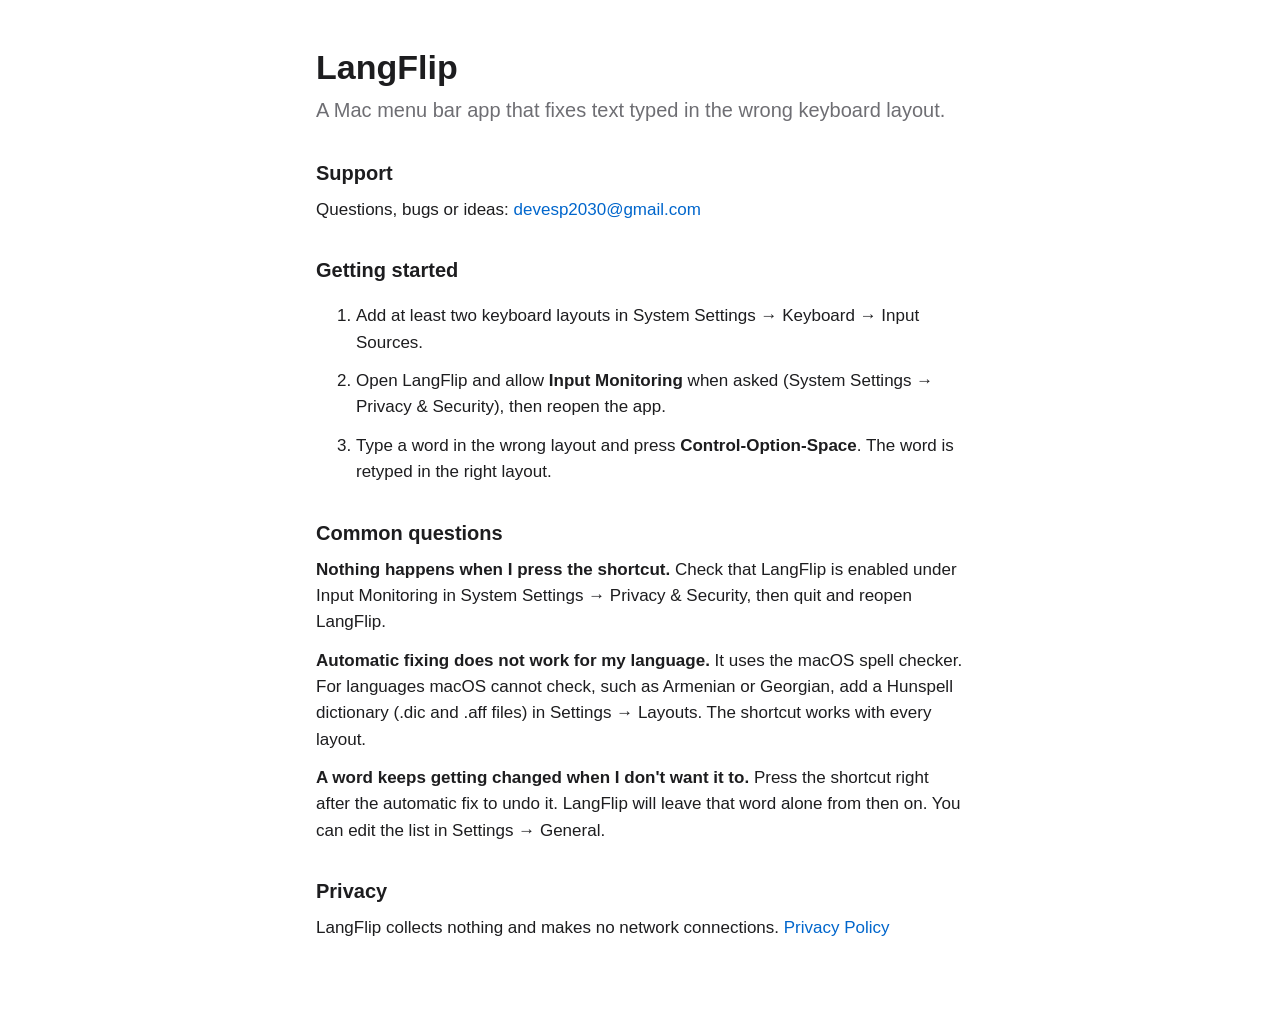
<file: index.html>
<!doctype html>
<html lang="en">
<head>
<meta charset="utf-8">
<meta name="viewport" content="width=device-width, initial-scale=1">
<title>LangFlip Support</title>
<link rel="stylesheet" href="style.css">
</head>
<body>
<main>
<h1>LangFlip</h1>
<p class="lead">A Mac menu bar app that fixes text typed in the wrong keyboard layout.</p>

<h2>Support</h2>
<p>Questions, bugs or ideas: <a href="mailto:devesp2030@gmail.com">devesp2030@gmail.com</a></p>

<h2>Getting started</h2>
<ol>
<li>Add at least two keyboard layouts in System Settings → Keyboard → Input Sources.</li>
<li>Open LangFlip and allow <strong>Input Monitoring</strong> when asked (System Settings → Privacy &amp; Security), then reopen the app.</li>
<li>Type a word in the wrong layout and press <strong>Control-Option-Space</strong>. The word is retyped in the right layout.</li>
</ol>

<h2>Common questions</h2>
<p><strong>Nothing happens when I press the shortcut.</strong> Check that LangFlip is enabled under Input Monitoring in System Settings → Privacy &amp; Security, then quit and reopen LangFlip.</p>
<p><strong>Automatic fixing does not work for my language.</strong> It uses the macOS spell checker. For languages macOS cannot check, such as Armenian or Georgian, add a Hunspell dictionary (.dic and .aff files) in Settings → Layouts. The shortcut works with every layout.</p>
<p><strong>A word keeps getting changed when I don't want it to.</strong> Press the shortcut right after the automatic fix to undo it. LangFlip will leave that word alone from then on. You can edit the list in Settings → General.</p>

<h2>Privacy</h2>
<p>LangFlip collects nothing and makes no network connections. <a href="privacy.html">Privacy Policy</a></p>

</main>
</body>
</html>
</file>
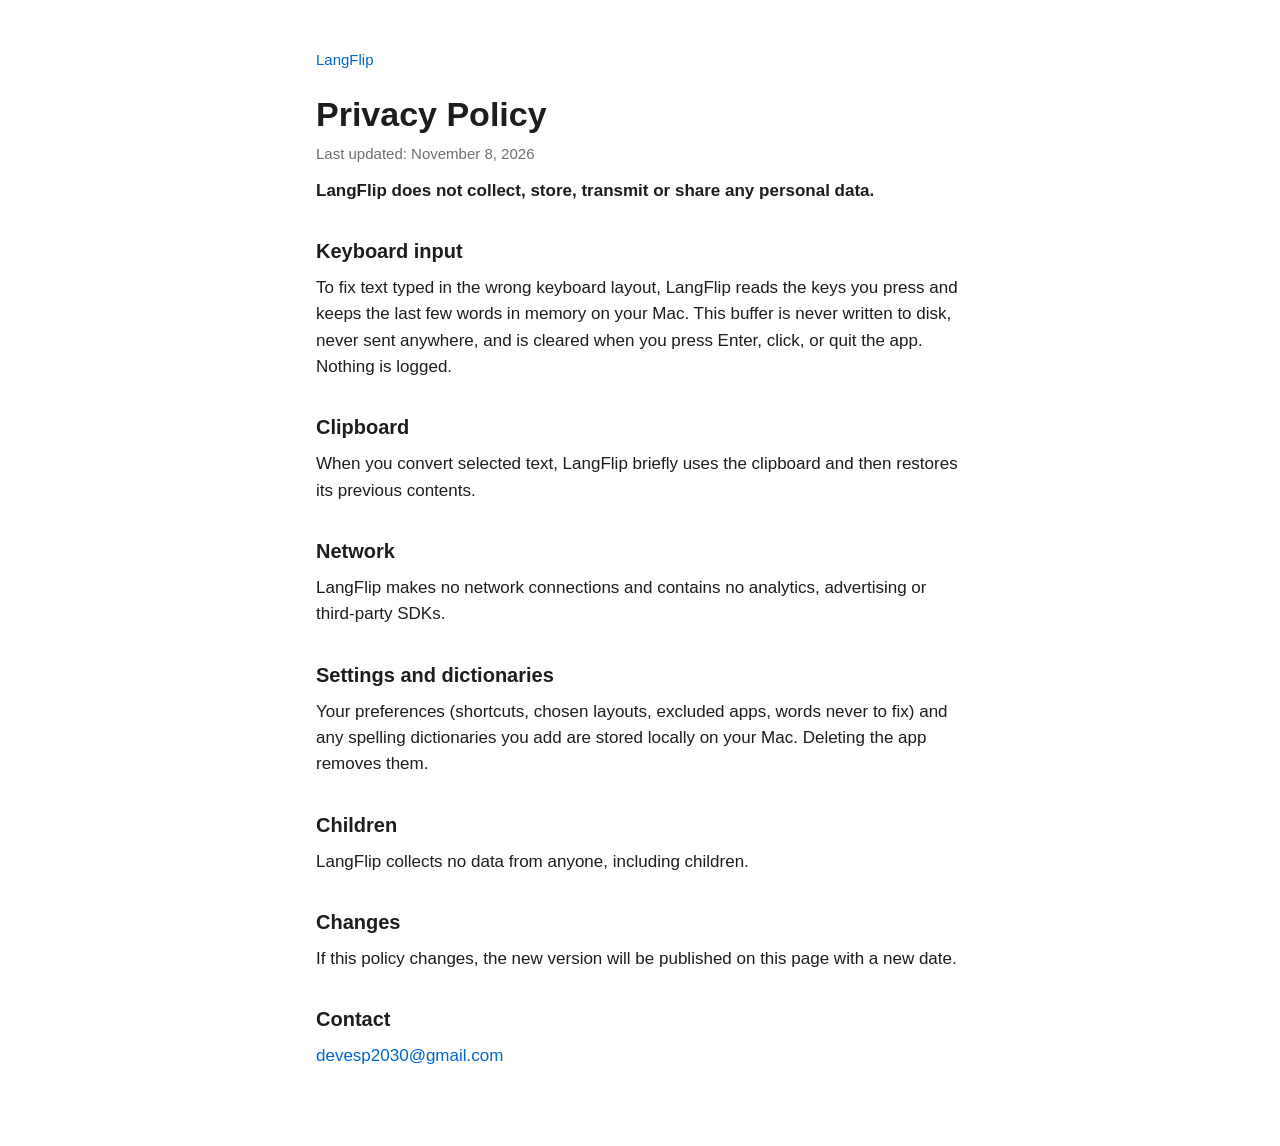
<file: privacy.html>
<!doctype html>
<html lang="en">
<head>
<meta charset="utf-8">
<meta name="viewport" content="width=device-width, initial-scale=1">
<title>LangFlip Privacy Policy</title>
<link rel="stylesheet" href="style.css">
</head>
<body>
<main>
<p class="back"><a href="./">LangFlip</a></p>
<h1>Privacy Policy</h1>
<p class="muted">Last updated: November 8, 2026</p>

<p><strong>LangFlip does not collect, store, transmit or share any personal data.</strong></p>

<h2>Keyboard input</h2>
<p>To fix text typed in the wrong keyboard layout, LangFlip reads the keys you press and keeps the last few words in memory on your Mac. This buffer is never written to disk, never sent anywhere, and is cleared when you press Enter, click, or quit the app. Nothing is logged.</p>

<h2>Clipboard</h2>
<p>When you convert selected text, LangFlip briefly uses the clipboard and then restores its previous contents.</p>

<h2>Network</h2>
<p>LangFlip makes no network connections and contains no analytics, advertising or third-party SDKs.</p>

<h2>Settings and dictionaries</h2>
<p>Your preferences (shortcuts, chosen layouts, excluded apps, words never to fix) and any spelling dictionaries you add are stored locally on your Mac. Deleting the app removes them.</p>

<h2>Children</h2>
<p>LangFlip collects no data from anyone, including children.</p>

<h2>Changes</h2>
<p>If this policy changes, the new version will be published on this page with a new date.</p>

<h2>Contact</h2>
<p><a href="mailto:devesp2030@gmail.com">devesp2030@gmail.com</a></p>

</main>
</body>
</html>
</file>
<file: style.css>
:root { --bg: #ffffff; --fg: #1d1d1f; --muted: #6e6e73; --link: #0066cc; --line: #d2d2d7; }
@media (prefers-color-scheme: dark) {
  :root { --bg: #1d1d1f; --fg: #f5f5f7; --muted: #a1a1a6; --link: #4da3ff; --line: #424245; }
}
* { box-sizing: border-box; }
body { margin: 0; background: var(--bg); color: var(--fg);
  font: 17px/1.55 -apple-system, BlinkMacSystemFont, "Helvetica Neue", Arial, sans-serif; }
main { max-width: 680px; margin: 0 auto; padding: 48px 16px 64px; }
h1 { font-size: 34px; line-height: 1.15; margin: 0 0 8px; }
h2 { font-size: 20px; margin: 32px 0 8px; }
p, li { margin: 0 0 12px; }
a { color: var(--link); text-decoration: none; }
a:hover { text-decoration: underline; }
.lead { font-size: 20px; color: var(--muted); }
.muted { color: var(--muted); font-size: 15px; }
.back { font-size: 15px; margin-bottom: 24px; }
hr { border: 0; border-top: 1px solid var(--line); margin: 40px 0 0; }
</file>
